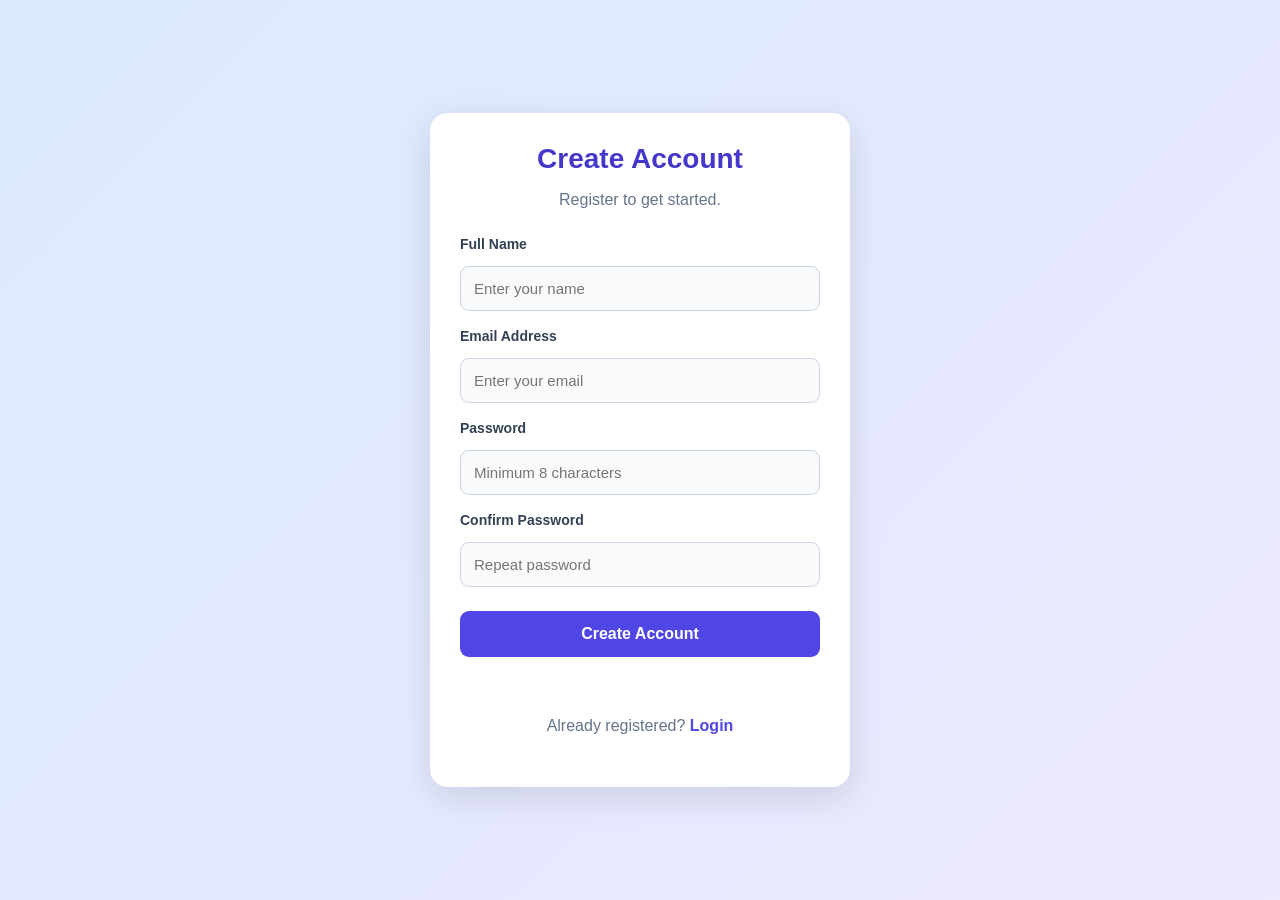
<file: index.html>
<!DOCTYPE html>
<html lang="en">
<head>
  <meta charset="UTF-8">
  <meta name="viewport" content="width=device-width, initial-scale=1.0">
  <title>Create Account</title>
  <link rel="stylesheet" href="style.css">
  <script src="script.js" defer></script>
</head>
<body>
  <main class="container">
    <h1>Create Account</h1>
    <p>Register to get started.</p>

    <form id="registerForm">
      <label for="name">Full Name</label>
      <input id="name" name="name" type="text"
        placeholder="Enter your name" required>

      <label for="email">Email Address</label>
      <input id="email" name="email" type="email"
        placeholder="Enter your email" required>

      <label for="password">Password</label>
      <input id="password" name="password" type="password"
        placeholder="Minimum 8 characters" required>

      <label for="confirmPassword">Confirm Password</label>
      <input id="confirmPassword" name="confirmPassword"
        type="password" placeholder="Repeat password" required>

      <button type="submit">Create Account</button>
      <p id="registerMessage" role="status"></p>
    </form>

    <p>Already registered?
      <a href="login.html">Login</a>
    </p>
  </main>
</body>
</html>
</file>
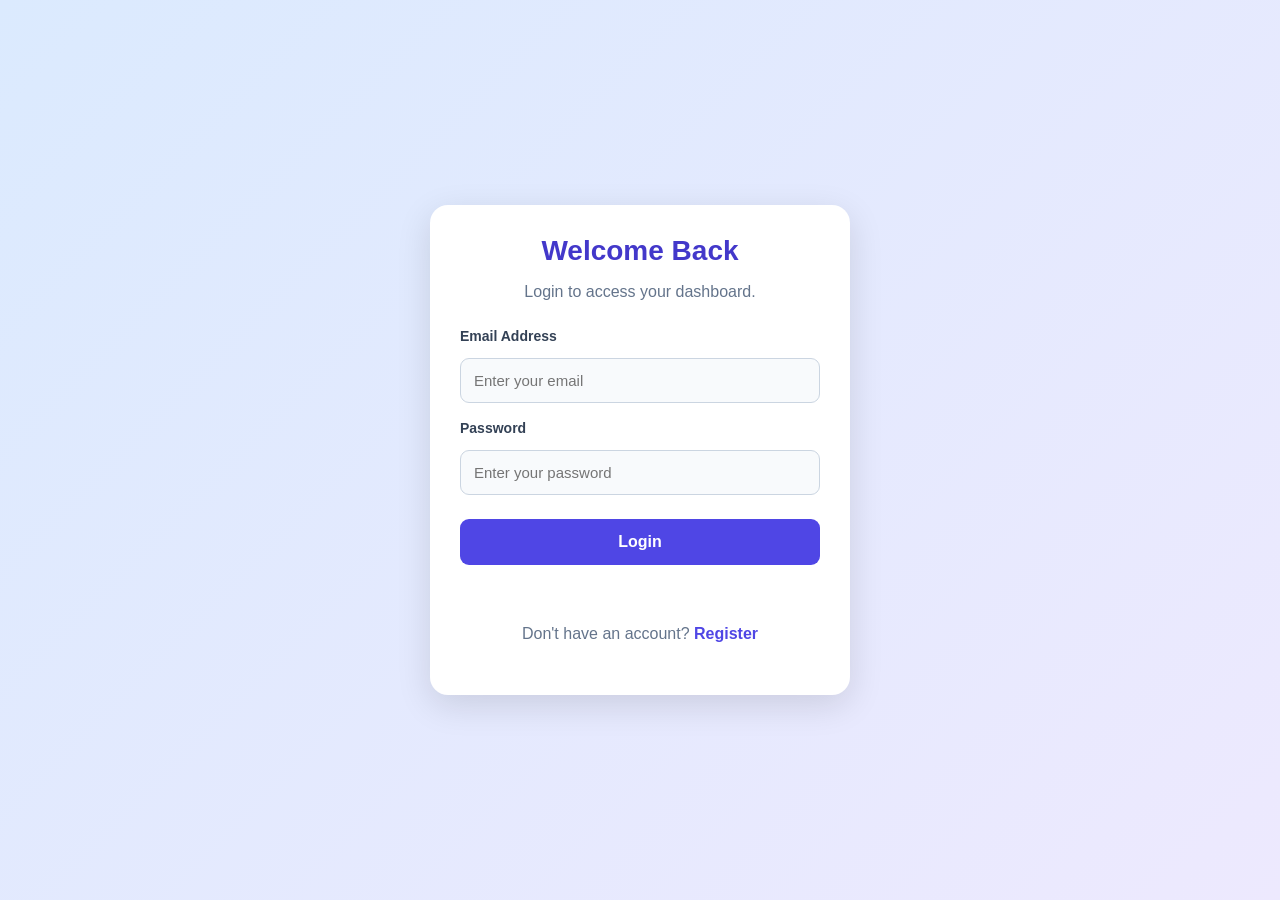
<file: dashboard.html>
<!DOCTYPE html>
<html lang="en">
<head>
  <meta charset="UTF-8">
  <meta name="viewport" content="width=device-width, initial-scale=1.0">
  <title>Dashboard</title>
  <link rel="stylesheet" href="style.css">
  <script src="script.js" defer></script>
</head>
<body>
  <main class="container">
    <h1>Dashboard</h1>
    <p id="welcomeMessage">Loading...</p>
    <p id="userEmail"></p>
    <button id="logoutButton" type="button">Logout</button>
  </main>
</body>
</html>
</file>
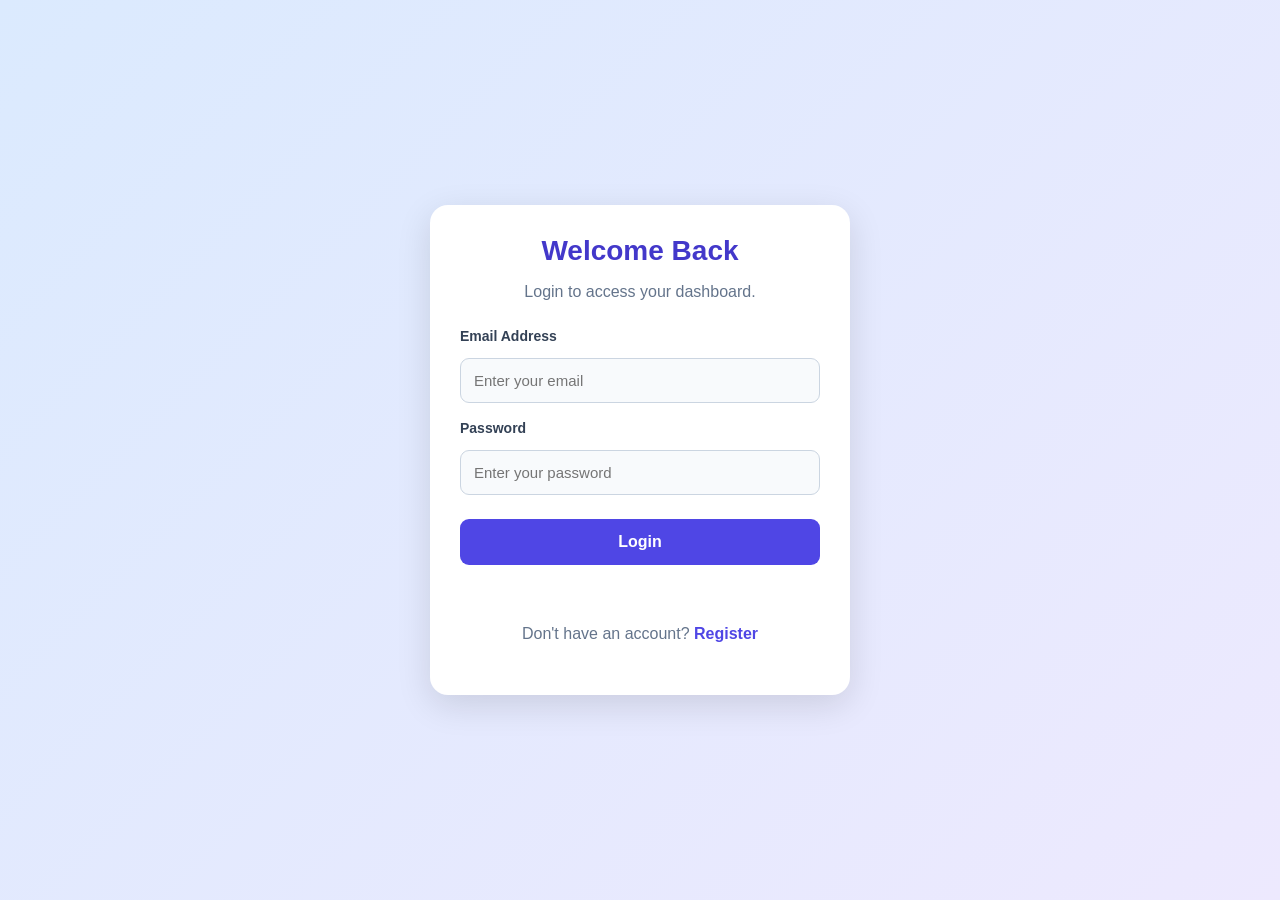
<file: login.html>
<!DOCTYPE html>
<html lang="en">
<head>
  <meta charset="UTF-8">
  <meta name="viewport" content="width=device-width, initial-scale=1.0">
  <title>Login</title>
  <link rel="stylesheet" href="style.css">
  <script src="script.js" defer></script>
</head>
<body>
  <main class="container">
    <h1>Welcome Back</h1>
    <p>Login to access your dashboard.</p>

    <form id="loginForm">
      <label for="email">Email Address</label>
      <input id="email" name="email" type="email"
        placeholder="Enter your email" required>

      <label for="password">Password</label>
      <input id="password" name="password" type="password"
        placeholder="Enter your password" required>

      <button type="submit">Login</button>
      <p id="loginMessage" role="status"></p>
    </form>

    <p>Don't have an account?
      <a href="index.html">Register</a>
    </p>
  </main>
</body>
</html>
</file>
<file: style.css>
* {
  box-sizing: border-box;
}

body {
  margin: 0;
  min-height: 100vh;
  display: flex;
  justify-content: center;
  align-items: center;
  padding: 25px 15px;
  font-family: Arial, sans-serif;
  background: linear-gradient(135deg, #dbeafe, #ede9fe);
  color: #1e293b;
}

.container {
  width: 100%;
  max-width: 420px;
  padding: 30px;
  background: #ffffff;
  border-radius: 18px;
  box-shadow: 0 10px 35px rgba(0, 0, 0, 0.12);
}

h1 {
  text-align: center;
  margin: 0 0 10px;
  color: #4338ca;
  font-size: 28px;
}

.container > p {
  text-align: center;
  color: #64748b;
  margin-bottom: 22px;
}

form {
  display: flex;
  flex-direction: column;
  gap: 12px;
}

label {
  display: block;
  font-size: 14px;
  font-weight: bold;
  margin-top: 5px;
  color: #334155;
}

input {
  display: block;
  width: 100%;
  padding: 13px;
  margin-top: 2px;
  border: 1px solid #cbd5e1;
  border-radius: 9px;
  font-size: 15px;
  background: #f8fafc;
  outline: none;
}

input:focus {
  border-color: #6366f1;
  box-shadow: 0 0 0 3px #e0e7ff;
  background: #ffffff;
}

button {
  width: 100%;
  padding: 14px;
  margin-top: 12px;
  border: none;
  border-radius: 9px;
  background: #4f46e5;
  color: white;
  font-size: 16px;
  font-weight: bold;
  cursor: pointer;
  transition: background 0.2s;
}

button:hover {
  background: #3730a3;
}

a {
  color: #4f46e5;
  font-weight: bold;
  text-decoration: none;
}

a:hover {
  text-decoration: underline;
}

#registerMessage,
#loginMessage {
  overflow-wrap: anywhere;
}

.success {
  color: #15803d !important;
}

.error {
  color: #dc2626 !important;
}

@media (max-width: 480px) {
  .container {
    padding: 24px 20px;
  }

  h1 {
    font-size: 25px;
  }
}
</file>
